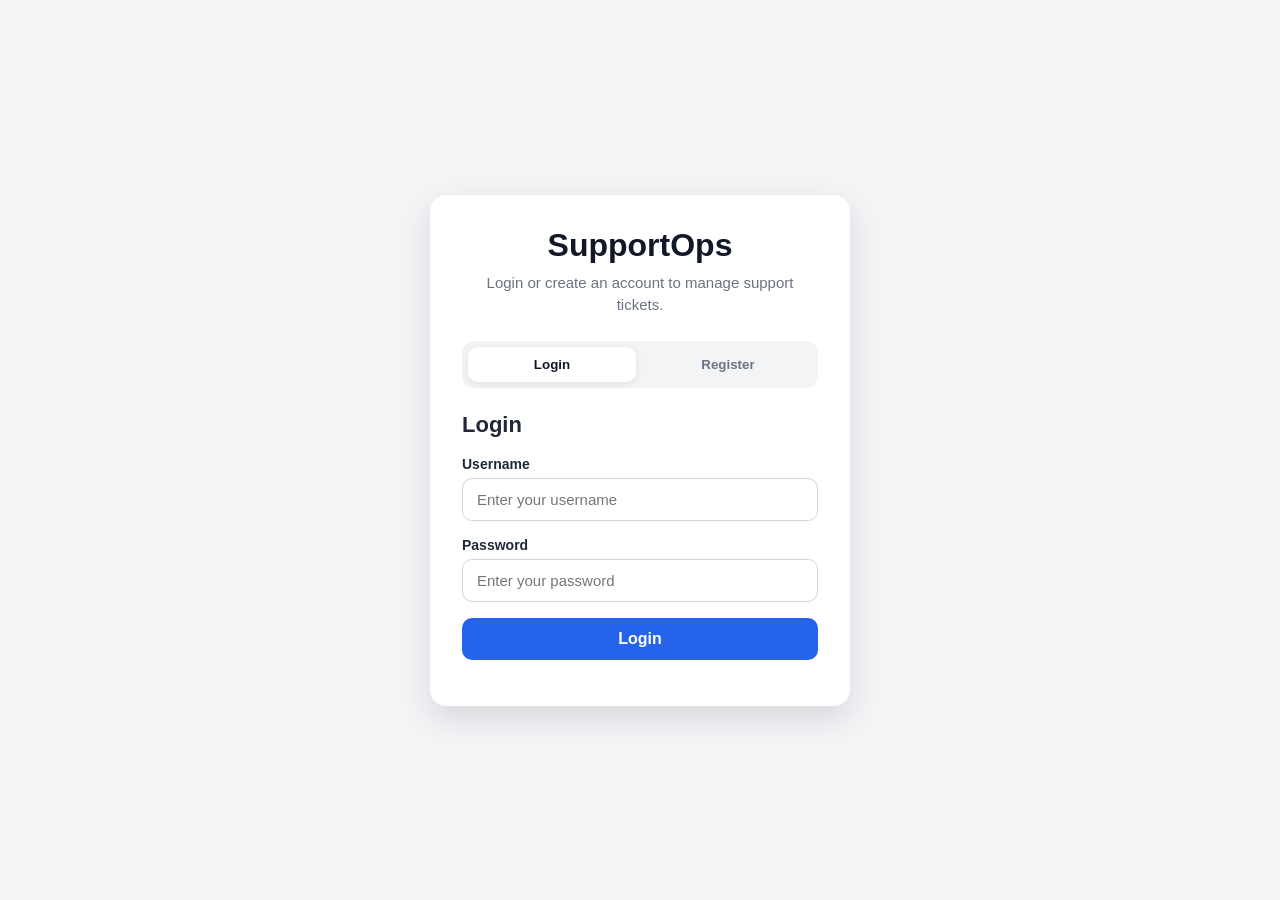
<file: index.html>
<!DOCTYPE html>
<html lang="en">
<head>
  <meta charset="UTF-8" />
  <meta name="viewport" content="width=device-width, initial-scale=1.0" />

  <title>SupportOps API | Login</title>

  <link rel="stylesheet" href="css/styles.css" />
</head>
<body>
  <main class="auth-page">
    <section class="auth-card">
      <div class="auth-header">
        <h1>SupportOps</h1>
        <p>Login or create an account to manage support tickets.</p>
      </div>

      <div class="auth-tabs">
        <button class="tab-button active" id="login-tab">Login</button>
        <button class="tab-button" id="register-tab">Register</button>
      </div>

      <form class="auth-form" id="login-form">
        <h2>Login</h2>

        <div class="form-group">
          <label for="login-username">Username</label>
          <input
            type="text"
            id="login-username"
            name="username"
            placeholder="Enter your username"
            required
          />
        </div>

        <div class="form-group">
          <label for="login-password">Password</label>
          <input
            type="password"
            id="login-password"
            name="password"
            placeholder="Enter your password"
            required
          />
        </div>

        <button type="submit" class="primary-button">Login</button>

        <p class="form-message" id="login-message"></p>
      </form>

      <form class="auth-form hidden" id="register-form">
        <h2>Register</h2>

        <div class="form-group">
          <label for="register-username">Username</label>
          <input
            type="text"
            id="register-username"
            name="username"
            placeholder="Choose a username"
            required
          />
        </div>

        <div class="form-group">
          <label for="register-email">Email</label>
          <input
            type="email"
            id="register-email"
            name="email"
            placeholder="Enter your email"
            required
          />
        </div>

        <div class="form-group">
          <label for="register-password">Password</label>
          <input
            type="password"
            id="register-password"
            name="password"
            placeholder="Choose a password"
            required
          />
        </div>

        <button type="submit" class="primary-button">Create Account</button>

        <p class="form-message" id="register-message"></p>
      </form>
    </section>
  </main>

  <script src="js/config.js"></script>
  <script src="js/auth.js"></script>
</body>
</html>
</file>
<file: css/styles.css>
* {
  box-sizing: border-box;
  margin: 0;
  padding: 0;
}

body {
  font-family: Arial, sans-serif;
  background: #f4f6f8;
  color: #1f2937;
}

.auth-page {
  min-height: 100vh;
  display: flex;
  align-items: center;
  justify-content: center;
  padding: 24px;
}

.auth-card {
  width: 100%;
  max-width: 420px;
  background: #ffffff;
  padding: 32px;
  border-radius: 16px;
  box-shadow: 0 12px 30px rgba(15, 23, 42, 0.12);
}

.auth-header {
  text-align: center;
  margin-bottom: 24px;
}

.auth-header h1 {
  font-size: 32px;
  margin-bottom: 8px;
  color: #111827;
}

.auth-header p {
  font-size: 15px;
  color: #6b7280;
  line-height: 1.5;
}

.auth-tabs {
  display: flex;
  gap: 8px;
  margin-bottom: 24px;
  background: #f3f4f6;
  padding: 6px;
  border-radius: 12px;
}

.tab-button {
  flex: 1;
  border: none;
  padding: 10px;
  border-radius: 10px;
  background: transparent;
  color: #6b7280;
  font-weight: 600;
  cursor: pointer;
}

.tab-button.active {
  background: #ffffff;
  color: #111827;
  box-shadow: 0 2px 8px rgba(15, 23, 42, 0.08);
}

.auth-form h2 {
  font-size: 22px;
  margin-bottom: 18px;
}

.form-group {
  margin-bottom: 16px;
}

.form-group label {
  display: block;
  font-size: 14px;
  font-weight: 600;
  margin-bottom: 6px;
}

.form-group input {
  width: 100%;
  padding: 12px 14px;
  border: 1px solid #d1d5db;
  border-radius: 10px;
  font-size: 15px;
}

.form-group input:focus {
  outline: none;
  border-color: #2563eb;
  box-shadow: 0 0 0 3px rgba(37, 99, 235, 0.15);
}

.primary-button {
  width: 100%;
  border: none;
  padding: 12px 16px;
  border-radius: 10px;
  background: #2563eb;
  color: #ffffff;
  font-size: 16px;
  font-weight: 700;
  cursor: pointer;
}

.primary-button:hover {
  background: #1d4ed8;
}

.form-message {
  margin-top: 14px;
  font-size: 14px;
  text-align: center;
}

.hidden {
  display: none;
}

.app-header {
  max-width: 1100px;
  margin: 32px auto 0;
  padding: 24px;
  background: #ffffff;
  border-radius: 16px;
  box-shadow: 0 12px 30px rgba(15, 23, 42, 0.08);
  display: flex;
  align-items: center;
  justify-content: space-between;
  gap: 16px;
}

.app-header h1 {
  font-size: 32px;
  margin-bottom: 6px;
  color: #111827;
}

.app-header p {
  color: #6b7280;
  font-size: 15px;
}

.secondary-button {
  border: 1px solid #d1d5db;
  background: #ffffff;
  color: #111827;
  padding: 10px 16px;
  border-radius: 10px;
  font-weight: 700;
  cursor: pointer;
}

.secondary-button:hover {
  background: #f3f4f6;
}

.dashboard-page {
  max-width: 1100px;
  margin: 24px auto;
  padding: 0 24px 32px;
}

.stats-grid {
  display: grid;
  grid-template-columns: repeat(3, 1fr);
  gap: 18px;
  margin-bottom: 24px;
}

.stat-card {
  background: #ffffff;
  padding: 24px;
  border-radius: 16px;
  box-shadow: 0 12px 30px rgba(15, 23, 42, 0.08);
}

.stat-card span {
  display: block;
  color: #6b7280;
  font-size: 14px;
  margin-bottom: 10px;
}

.stat-card strong {
  font-size: 34px;
  color: #111827;
}

.dashboard-actions {
  background: #ffffff;
  padding: 20px 24px;
  border-radius: 16px;
  box-shadow: 0 12px 30px rgba(15, 23, 42, 0.08);
  display: flex;
  align-items: center;
  justify-content: space-between;
  margin-bottom: 18px;
}

.dashboard-actions h2 {
  font-size: 24px;
}

.primary-link {
  display: inline-block;
  text-decoration: none;
  background: #2563eb;
  color: #ffffff;
  padding: 10px 16px;
  border-radius: 10px;
  font-weight: 700;
}

.primary-link:hover {
  background: #1d4ed8;
}

.tickets-panel {
  background: #ffffff;
  padding: 24px;
  border-radius: 16px;
  box-shadow: 0 12px 30px rgba(15, 23, 42, 0.08);
}

.tickets-list {
  display: grid;
  gap: 14px;
}

@media (max-width: 768px) {
  .app-header {
    flex-direction: column;
    align-items: flex-start;
  }

  .stats-grid {
    grid-template-columns: 1fr;
  }

  .dashboard-actions {
    flex-direction: column;
    align-items: flex-start;
    gap: 12px;
  }
}

.ticket-card {
  border: 1px solid #e5e7eb;
  border-radius: 14px;
  padding: 18px;
  background: #ffffff;
  display: flex;
  justify-content: space-between;
  gap: 16px;
}

.ticket-card h3 {
  font-size: 18px;
  margin-bottom: 8px;
  color: #111827;
}

.ticket-card p {
  color: #6b7280;
  line-height: 1.5;
}

.ticket-meta {
  display: flex;
  align-items: flex-start;
  gap: 8px;
  flex-wrap: wrap;
}

.ticket-meta span {
  background: #eef2ff;
  color: #3730a3;
  padding: 6px 10px;
  border-radius: 999px;
  font-size: 13px;
  font-weight: 700;
}

@media (max-width: 768px) {
  .ticket-card {
    flex-direction: column;
  }
}

.secondary-link {
  display: inline-block;
  text-decoration: none;
  border: 1px solid #d1d5db;
  background: #ffffff;
  color: #111827;
  padding: 10px 16px;
  border-radius: 10px;
  font-weight: 700;
}

.secondary-link:hover {
  background: #f3f4f6;
}

.form-page {
  max-width: 760px;
  margin: 24px auto;
  padding: 0 24px 32px;
}

.form-card {
  background: #ffffff;
  padding: 28px;
  border-radius: 16px;
  box-shadow: 0 12px 30px rgba(15, 23, 42, 0.08);
}

.form-group textarea {
  width: 100%;
  padding: 12px 14px;
  border: 1px solid #d1d5db;
  border-radius: 10px;
  font-size: 15px;
  font-family: Arial, sans-serif;
  resize: vertical;
}

.form-group textarea:focus {
  outline: none;
  border-color: #2563eb;
  box-shadow: 0 0 0 3px rgba(37, 99, 235, 0.15);
}


/* =========================
   Ticket Badges
========================= */

.badge {
  display: inline-block;
  padding: 4px 10px;
  border-radius: 999px;
  font-size: 0.8rem;
  font-weight: 600;
  text-transform: capitalize;
}

/* Status badges */
.badge-open {
  background-color: #e7f0ff;
  color: #1d4ed8;
}

.badge-pending {
  background-color: #fff7ed;
  color: #c2410c;
}

.badge-closed {
  background-color: #ecfdf5;
  color: #047857;
}

/* Priority badges */
.badge-low {
  background-color: #f0fdf4;
  color: #15803d;
}

.badge-medium {
  background-color: #fefce8;
  color: #a16207;
}

.badge-high {
  background-color: #fef2f2;
  color: #b91c1c;
}

.ticket-meta {
  display: flex;
  flex-wrap: wrap;
  gap: 8px;
  margin: 12px 0;
}

/* =========================
   Improved Ticket Cards
========================= */

.ticket-card {
  background: #ffffff;
  border: 1px solid #e5e7eb;
  border-radius: 16px;
  padding: 20px;
  margin-bottom: 16px;
  box-shadow: 0 8px 20px rgba(15, 23, 42, 0.06);
  transition: transform 0.2s ease, box-shadow 0.2s ease;
}

.ticket-card:hover {
  transform: translateY(-2px);
  box-shadow: 0 12px 28px rgba(15, 23, 42, 0.1);
}

.ticket-card h3 {
  margin-bottom: 8px;
  color: #111827;
}

.ticket-card p {
  color: #4b5563;
  line-height: 1.5;
}

.ticket-link {
  display: inline-block;
  margin-top: 12px;
  color: #2563eb;
  font-weight: 600;
  text-decoration: none;
}

.ticket-link:hover {
  text-decoration: underline;
}

/* =========================
   Ticket Detail Page
========================= */

.detail-section {
  background: #ffffff;
  border: 1px solid #e5e7eb;
  border-radius: 16px;
  padding: 24px;
  margin-bottom: 20px;
  box-shadow: 0 8px 20px rgba(15, 23, 42, 0.06);
}

.detail-section h2 {
  margin-bottom: 12px;
  color: #111827;
}

.detail-section p {
  color: #374151;
  line-height: 1.6;
}

/* =========================
   Messages / Alerts
========================= */

.message {
  margin: 16px 0;
  padding: 14px 16px;
  border-radius: 12px;
  background: #f9fafb;
  border: 1px solid #e5e7eb;
  color: #374151;
  font-weight: 500;
}

.message:empty {
  display: none;
}

/* =========================
   Suggested Reply
========================= */

#suggestedReply {
  background: #ffffff;
  border-left: 5px solid #2563eb;
  border-radius: 14px;
  padding: 20px;
  color: #111827;
  line-height: 1.6;
  box-shadow: 0 8px 20px rgba(15, 23, 42, 0.06);
}

#suggestedReply p {
  margin: 0;
}

/* =========================
   Page Layout Polish
========================= */

body {
  background: #f3f4f6;
}

.app-header,
.dashboard-page {
  max-width: 1320px;
  margin-left: auto;
  margin-right: auto;
}

.app-header {
  margin-top: 24px;
}

.dashboard-page {
  padding-bottom: 40px;
}

.dashboard-actions,
.tickets-panel {
  margin-left: 24px;
  margin-right: 24px;
}
</file>
